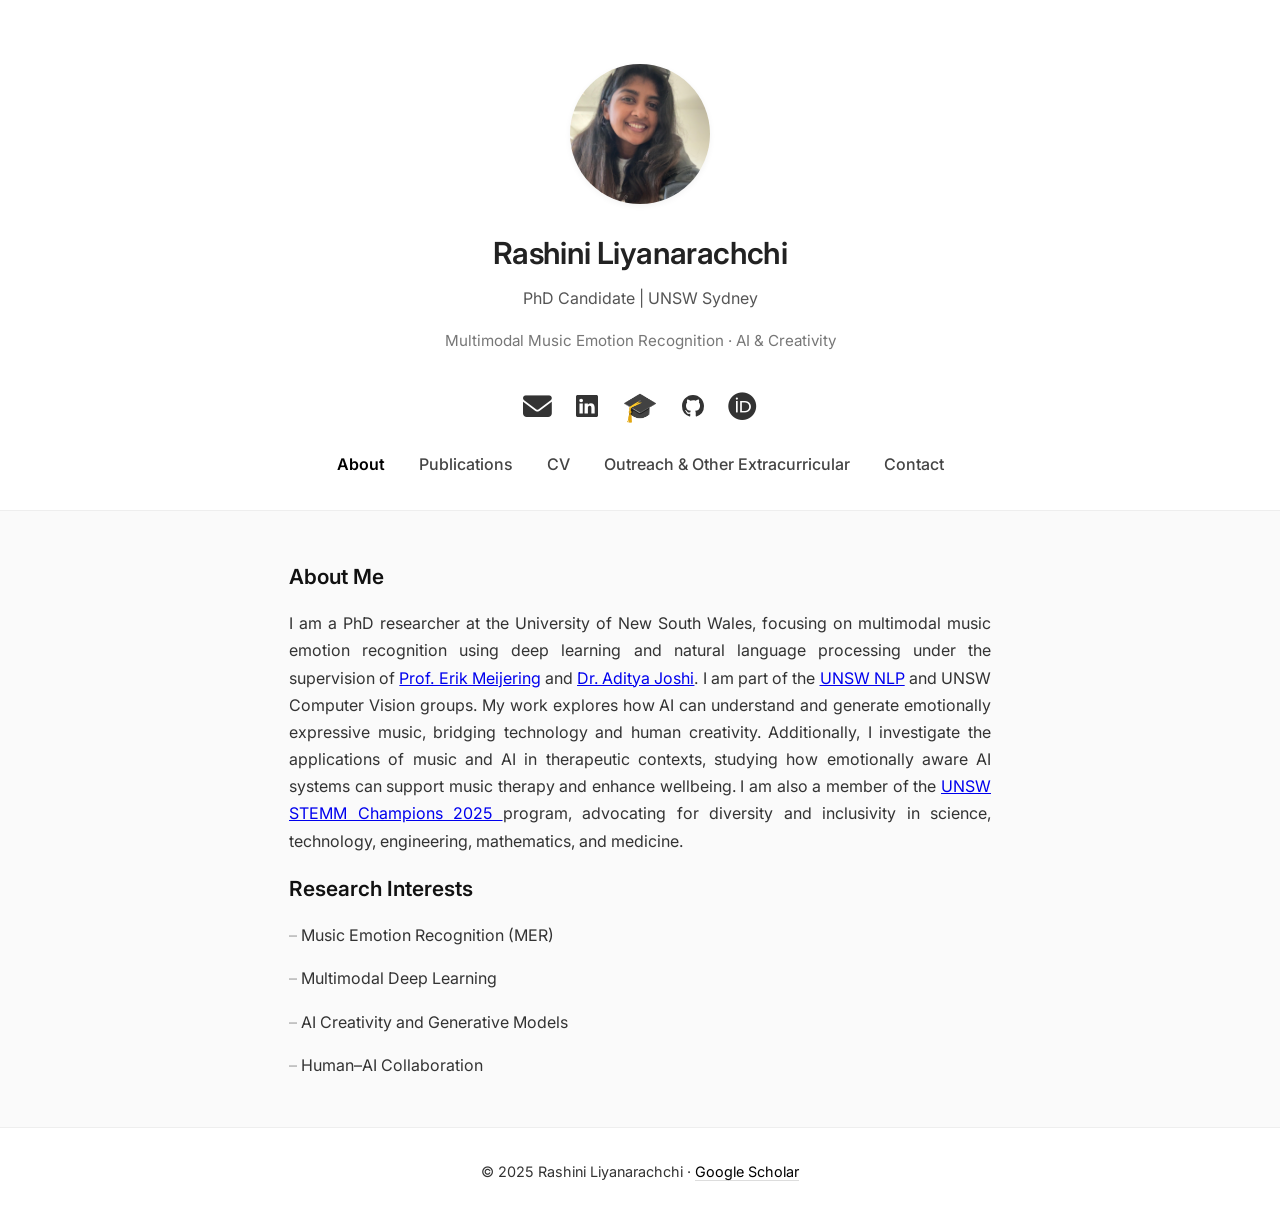
<file: index.html>
<!DOCTYPE html>
<html lang="en">
    <head>
        <meta charset="UTF-8" />
        <meta name="viewport" content="width=device-width, initial-scale=1.0" />
        <title>Rashini Liyanarachchi | Researcher</title>
        <link rel="stylesheet" href="https://cdnjs.cloudflare.com/ajax/libs/font-awesome/6.5.2/css/all.min.css" integrity="sha512-xh6O/CkQoTrCczR+Y7X2aUshD4whV5p1B6u7K7VxTkE5rTazU+a0s2xV6X5X0v+PHEINR+vM5kHQd7c3Vx3KXQ==" crossorigin="anonymous"referrerpolicy="no-referrer"/>

        <link rel="stylesheet" href="style.css" />
        <!-- <link href="https://fonts.googleapis.com/css2?family=Inter:wght@300;400;600&display=swap" rel="stylesheet" /> -->
        <link href="https://fonts.googleapis.com/css2?family=Inter:wght@300;400;600&display=swap" rel="stylesheet" />
         <link rel="stylesheet" href="https://cdnjs.cloudflare.com/ajax/libs/font-awesome/6.4.0/css/all.min.css" />

        <!-- ✅ Updated Font Awesome CDN -->
        <!-- <link rel="stylesheet" href="https://cdnjs.cloudflare.com/ajax/libs/font-awesome/6.5.0/css/all.min.css" integrity="sha512-b8yK9N3azxrh1ZQylsQpxP6RJPuL7+oMF06W88tXb3+eXrRbXhMmk+UdIvptxgChOBMtfH7Pob5uUXQWZ3oqfA==" crossorigin="anonymous" referrerpolicy="no-referrer" /> -->
      </head>
      
<body>
  <header class="hero">
    <img src="images/profile_4.jpg" alt="Profile" class="profile-photo" />
    <h1>Rashini Liyanarachchi</h1>
    <p class="subtitle">PhD Candidate | UNSW Sydney</p>
    <p class="tagline">Multimodal Music Emotion Recognition · AI & Creativity</p>

    <div class="social-links">
        <a href="mailto:rashinikavindya@gmail.com" title="Email">
            <i class="fas fa-envelope"></i>
        </a>
        <a href="https://www.linkedin.com/in/rashini-liyanarachchi-3b7485171/" target="_blank" title="LinkedIn">
          <svg xmlns="http://www.w3.org/2000/svg" width="22" height="22" fill="currentColor" viewBox="0 0 16 16">
            <path d="M0 1.146C0 .513.526 0 1.175 0h13.65C15.474 0 16 .513 16 
            1.146v13.708c0 .633-.526 1.146-1.175 1.146H1.175A1.13 
            1.13 0 0 1 0 14.854V1.146zm4.943 
            12.248V6.169H2.542v7.225h2.401zm-1.2-8.212c.837 
            0 1.358-.554 1.358-1.248-.015-.709-.52-1.248-1.341-1.248-.822 
            0-1.359.54-1.359 1.248 0 .694.52 1.248 
            1.327 1.248h.015zm4.908 8.212V9.359c0-.216.016-.432.08-.586.173-.431.568-.878 
            1.232-.878.869 0 1.216.662 1.216 1.634v3.865h2.401V9.25c0-2.22-1.184-3.252-2.762-3.252-1.276 
            0-1.845.7-2.165 1.193v.026h-.016l.016-.026V6.169h-2.4c.03.678 
            0 7.225 0 7.225h2.4z"/>
          </svg>
        </a>
        <a href="https://scholar.google.com/citations?user=9PIpzCgAAAAJ" target="_blank" title="Google Scholar">
          🎓
        </a>
        <a href="https://github.com/Rashy98" target="_blank" title="GitHub">
          <svg xmlns="http://www.w3.org/2000/svg" width="22" height="22" fill="currentColor" viewBox="0 0 16 16">
            <path d="M8 0C3.58 0 0 3.58 0 
            8a8 8 0 0 0 5.47 7.59c.4.07.55-.17.55-.38 
            0-.19-.01-.82-.01-1.49-2.01.37-2.53-.49-2.69-.94-.09-.23-.48-.94-.82-1.13-.28-.15-.68-.52
            -.01-.53.63-.01 1.08.58 1.23.82.72 
            1.21 1.87.87 2.33.66.07-.52.28-.87.51-1.07-1.78-.2-3.64-.89-3.64-3.95 
            0-.87.31-1.59.82-2.15-.08-.2-.36-1.02.08-2.12 
            0 0 .67-.21 2.2.82a7.5 7.5 0 0 1 2-.27c.68 0 1.36.09 
            2 .27 1.53-1.04 2.2-.82 
            2.2-.82.44 1.1.16 1.92.08 2.12.51.56.82 
            1.27.82 2.15 0 3.07-1.87 
            3.75-3.65 3.95.29.25.54.73.54 
            1.48 0 1.07-.01 1.93-.01 2.19 0 
            .21.15.46.55.38A8.001 8.001 0 0 0 16 
            8c0-4.42-3.58-8-8-8z"/>
          </svg>
        </a>
        <a href="https://orcid.org/0000-0003-0228-6658" target="_blank" title="ORCID"><i class="fab fa-orcid"></i></a>
      </div>
      
      
      

    <nav>
      <a href="index.html" class="active">About</a>
      <a href="publications.html">Publications</a>
      <!-- <a href="projects.html">Projects</a> -->
      <a href="cv.html">CV</a>
      <a href="outreach.html">Outreach & Other Extracurricular</a>
      <a href="contact.html">Contact</a>
    </nav>
  </header>

  <main>
    <section>
      <h2>About Me</h2>
      <p style="text-align: justify;" >
        I am a PhD researcher at the University of New South Wales, focusing on multimodal
        music emotion recognition using deep learning and natural language processing under the supervision of <a href="https://www.unsw.edu.au/staff/erik-meijering" >Prof. Erik Meijering</a> and <a href="https://www.unsw.edu.au/staff/aditya-joshi">Dr. Aditya Joshi</a>. I am part of the <a href="https://unswnlp.github.io/">UNSW NLP</a> and UNSW Computer Vision groups. My
        work explores how AI can understand and generate emotionally expressive music, bridging
        technology and human creativity. Additionally, I investigate the applications of music and AI in therapeutic contexts, studying how emotionally aware AI systems can support music therapy and enhance wellbeing. 

          I am also a member of the <a href="https://www.unsw.edu.au/science/engage-with-us/unsw-stemm-champions-program/UNSW_STEMM_Champions_Directory0">UNSW STEMM Champions 2025 </a> program, advocating for diversity and inclusivity in science, technology, engineering, mathematics, and medicine.
      </p>
    </section>

    <section>
      <h2>Research Interests</h2>
      <ul>
        <li>Music Emotion Recognition (MER)</li>
        <li>Multimodal Deep Learning</li>
        <li>AI Creativity and Generative Models</li>
        <li>Human–AI Collaboration</li>
      </ul>
    </section>
  </main>

  <footer>
    <p>&copy; 2025 Rashini Liyanarachchi · 
      <a href="https://scholar.google.com/citations?user=9PIpzCgAAAAJ" target="_blank">Google Scholar</a>
    </p>
  </footer>
</body>
</html>
</file>
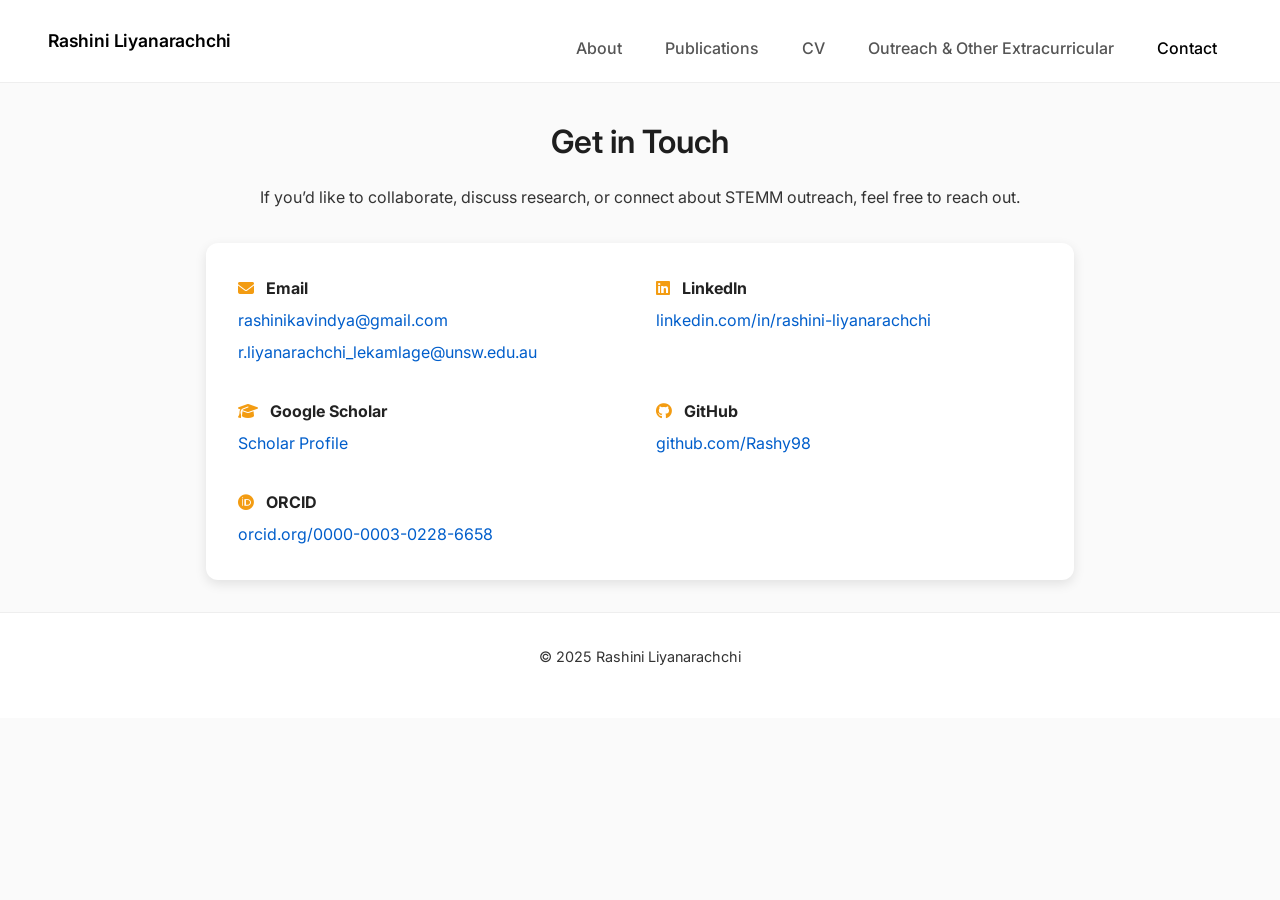
<file: contact.html>
<!DOCTYPE html>
<html lang="en">
<head>
  <meta charset="UTF-8" />
  <meta name="viewport" content="width=device-width, initial-scale=1.0" />
  <title>Contact | Rashini Liyanarachchi</title>
  <link rel="stylesheet" href="style.css" />
  <link href="https://fonts.googleapis.com/css2?family=Inter:wght@300;400;600&display=swap" rel="stylesheet" />
  <link rel="stylesheet" href="https://cdnjs.cloudflare.com/ajax/libs/font-awesome/6.4.0/css/all.min.css" />

</head>
<body>
  <!-- Header -->
  <header class="topbar">
    <div class="name">
      <a href="index.html">Rashini Liyanarachchi</a>
    </div>
    <nav>
      <a href="index.html">About</a>
      <a href="publications.html">Publications</a>
      <!-- <a href="projects.html">Projects</a> -->
      <a href="cv.html">CV</a>
      <a href="outreach.html">Outreach & Other Extracurricular</a>
      <a href="contact.html" class="active">Contact</a>
    </nav>
  </header>

  <!-- <section class="page-header">
    <h1>Contact</h1>
    <p>Let’s connect!</p>
  </section> -->

  <main class="content contact-page">
    <section>
      <h2>Get in Touch</h2>
      <p>If you’d like to collaborate, discuss research, or connect about STEMM outreach, feel free to reach out.</p>

      <div class="contact-info">
        <div class="contact-item">
            <div style="align-content: center;">
                <i class="fas fa-envelope"></i>
                <strong>Email</strong>
            </div>
          
          <a href="mailto:rashinikavindya@gmail.com">rashinikavindya@gmail.com</a>
          <a href="mailto:r.liyanarachchi_lekamlage@unsw.edu.au">r.liyanarachchi_lekamlage@unsw.edu.au</a>
        </div>
        <div class="contact-item">
            <div style="align-content: center;">
          <i class="fab fa-linkedin"></i>
          <strong>LinkedIn</strong></div>
          <a href="https://www.linkedin.com/in/rashini-liyanarachchi-3b7485171/" target="_blank">linkedin.com/in/rashini-liyanarachchi</a>
        </div>
        <div class="contact-item">
            <div style="align-content: center;">
          <i class="fas fa-graduation-cap"></i>
          <strong>Google Scholar</strong></div>
          <a href="https://scholar.google.com/citations?user=9PIpzCgAAAAJ&hl=en" target="_blank">Scholar Profile</a>
        </div>
        <div class="contact-item">
            <div style="align-content: center;">
          <i class="fab fa-github"></i>
          <strong>GitHub</strong></div>
          <a href="https://github.com/Rashy98" target="_blank">github.com/Rashy98</a>
        </div>
        <div class="contact-item">
            <div style="align-content: center;">
            <i class="fab fa-orcid"></i>
            <strong>ORCID</strong></div>
            <a href="https://orcid.org/0000-0003-0228-6658" target="_blank">orcid.org/0000-0003-0228-6658</a>
          </div>
        </div>
    </section>
  </main>

  <footer>
    <p>&copy; 2025 Rashini Liyanarachchi</p>
  </footer>
</body>
</html>
</file>
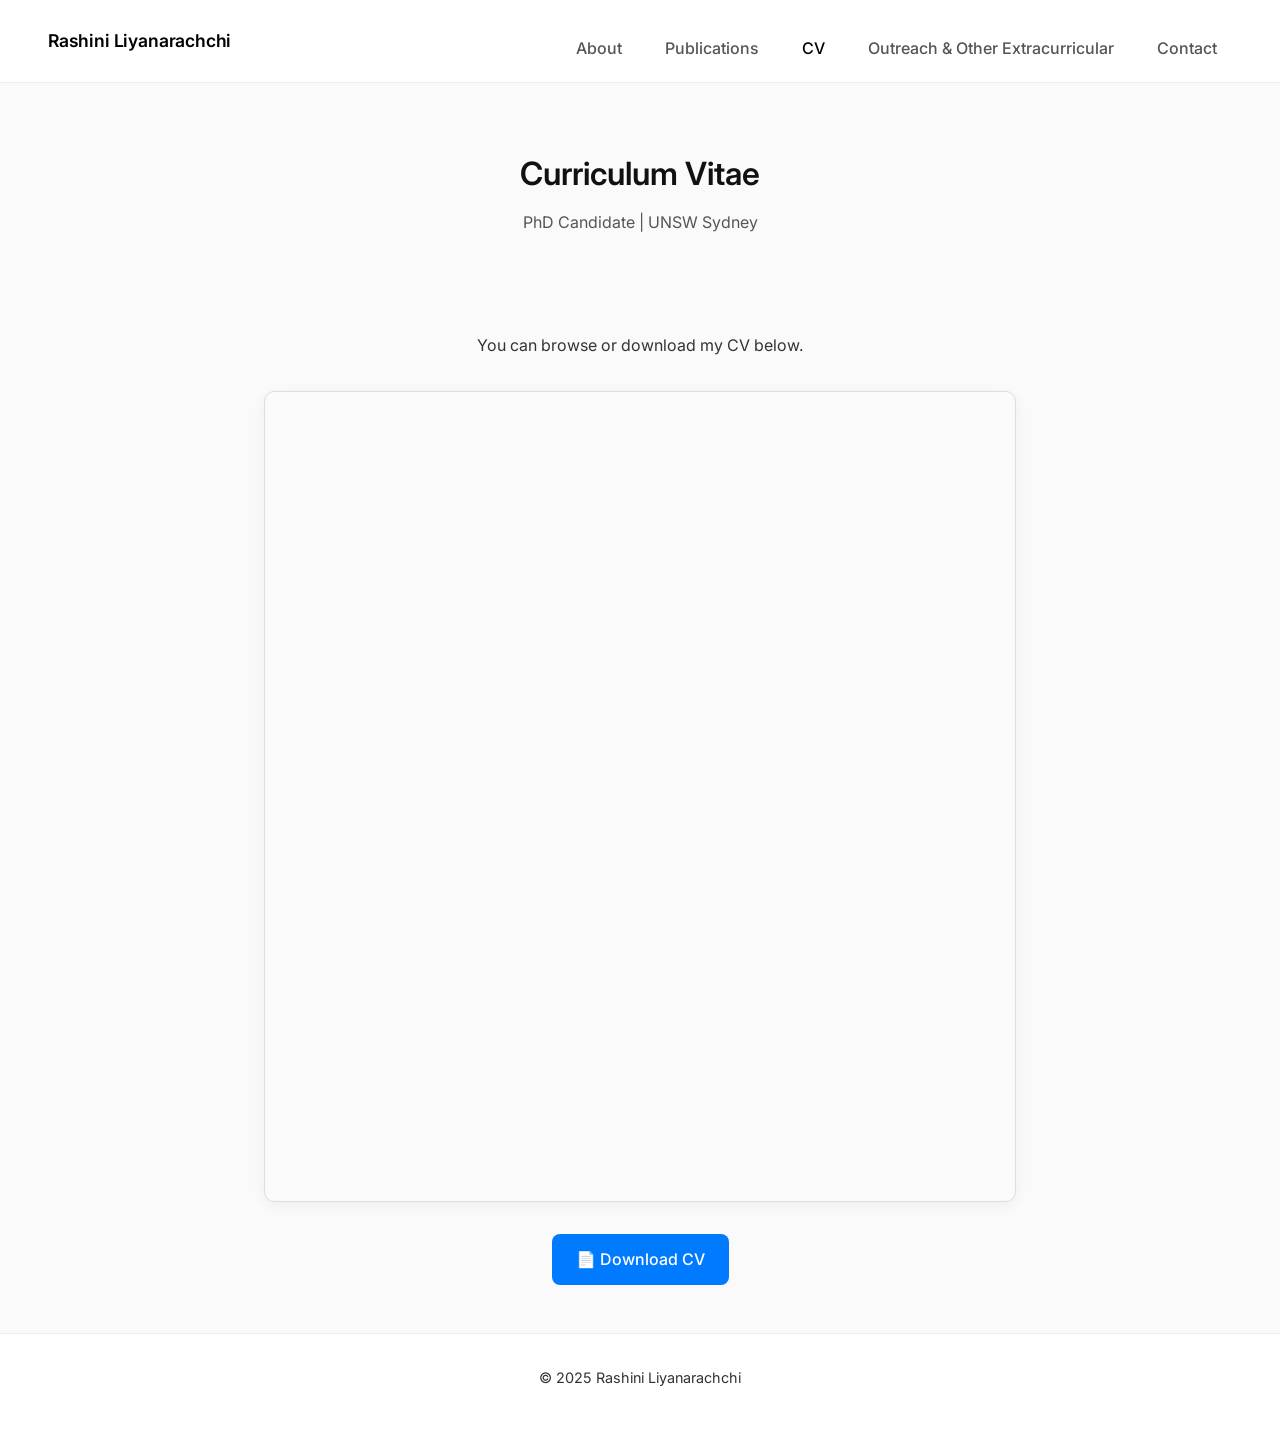
<file: cv.html>
<!DOCTYPE html>
<html lang="en">
<head>
  <meta charset="UTF-8" />
  <meta name="viewport" content="width=device-width, initial-scale=1.0" />
  <title>Curriculum Vitae | Rashini Liyanarachchi</title>
  <link rel="stylesheet" href="style.css" />
  <link href="https://fonts.googleapis.com/css2?family=Inter:wght@300;400;600&display=swap" rel="stylesheet" />
</head>
<body>
  <!-- Top Navigation -->
  <header class="topbar">
    <div class="name">
      <a href="index.html">Rashini Liyanarachchi</a>
    </div>
    <nav>
      <a href="index.html">About</a>
      <a href="publications.html">Publications</a>
      <!-- <a href="projects.html">Projects</a> -->
      <a href="cv.html" class="active">CV</a>
      <a href="outreach.html">Outreach & Other Extracurricular</a>
      <a href="contact.html">Contact</a>
    </nav>
  </header>

  <!-- Hero Section -->
  <section class="page-header">
    <h1>Curriculum Vitae</h1>
    <p>PhD Candidate | UNSW Sydney</p>
  </section>

  <!-- Main Content -->
  <main class="content">
    <section>
      <p style="text-align:center;">You can browse or download my CV below.</p>

      <div class="cv-container">
        <iframe src="Rashini Liyanarachchi.pdf" title="CV" width="100%" height="800px"></iframe>
      </div>

      <p style="text-align:center; margin-top: 1rem;">
        <a href="Rashini Liyanarachchi.pdf" class="cv-button" target="_blank" rel="noopener noreferrer">📄 Download CV</a>
      </p>
    </section>
  </main>

  <footer>
    <p>&copy; 2025 Rashini Liyanarachchi</p>
  </footer>
</body>
</html>
</file>
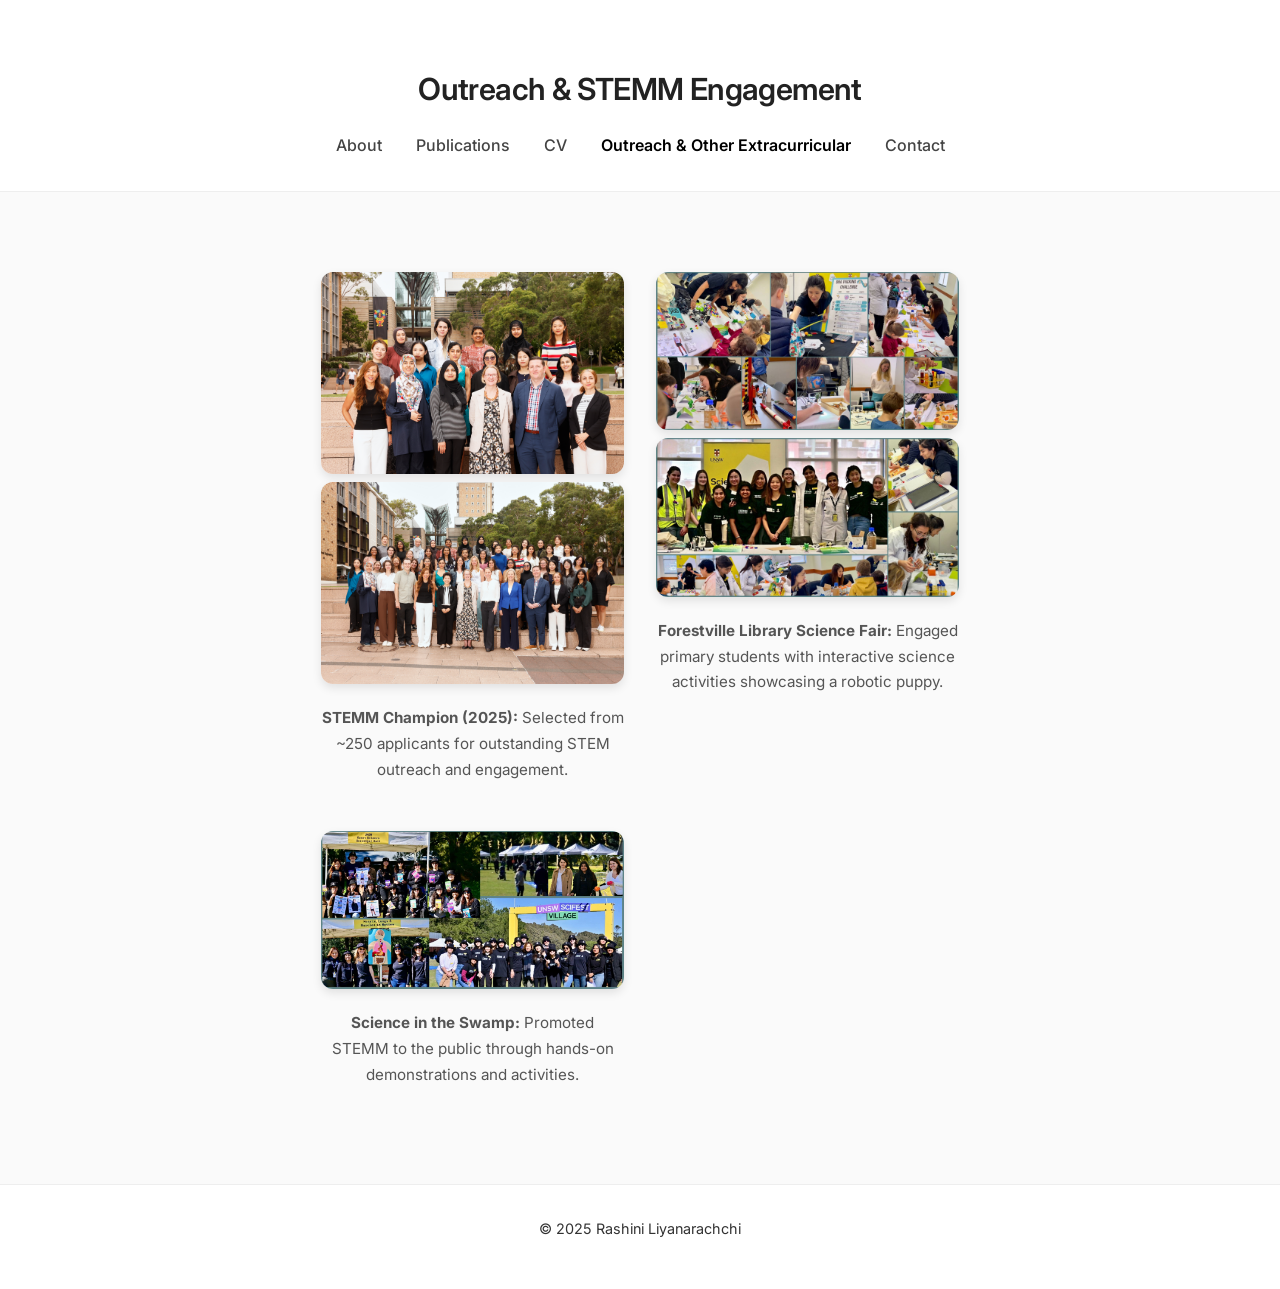
<file: outreach.html>
<!DOCTYPE html>
<html lang="en">
<head>
  <meta charset="UTF-8" />
  <meta name="viewport" content="width=device-width, initial-scale=1.0" />
  <title>Outreach | Rashini Liyanarachchi</title>
  <link rel="stylesheet" href="style.css" />
  <link href="https://fonts.googleapis.com/css2?family=Inter:wght@300;400;600&display=swap" rel="stylesheet" />
</head>
<body>
  <header class="hero">
    <h1>Outreach & STEMM Engagement</h1>
    <nav>
      <a href="index.html">About</a>
      <a href="publications.html">Publications</a>
      <!-- <a href="projects.html">Projects</a> -->
      <a href="cv.html">CV</a>
      <a href="outreach.html" class="active">Outreach & Other Extracurricular</a>
      <a href="contact.html">Contact</a>
    </nav>
  </header>

  <main>
    <section class="gallery">
        <div class="gallery-item">
            <img src="images/engcohort.jpg" alt="STEMM Champions ENG cohort">
            <img src="images/full_cohort.jpg" alt="STEMM Champions full cohort - 2025">
            <p>
                <strong>STEMM Champion (2025):</strong>  Selected from ~250 applicants for outstanding STEM outreach and engagement.
            </p>
          </div>

      <div class="gallery-item">
        <img src="images/Forestvill1.jpeg" alt="STEMM Champions- Forestville 1">
            <img src="images/Forestvill2.jpeg" alt="STEMM Champions- Forestville 1">
        <p><strong>Forestville Library Science Fair:</strong> Engaged primary students with interactive science activities showcasing a robotic puppy.</p>
      </div>

      <div class="gallery-item">
        <img src="images/ScienceInSwamp.jpeg" alt="ScienceInSwamp">
        <p><strong>Science in the Swamp:</strong> Promoted STEMM to the public through hands-on demonstrations and activities.</p>
      </div>
    </section>
  </main>

  <footer>
    <p>&copy; 2025 Rashini Liyanarachchi</p>
  </footer>
</body>
</html>
</file>
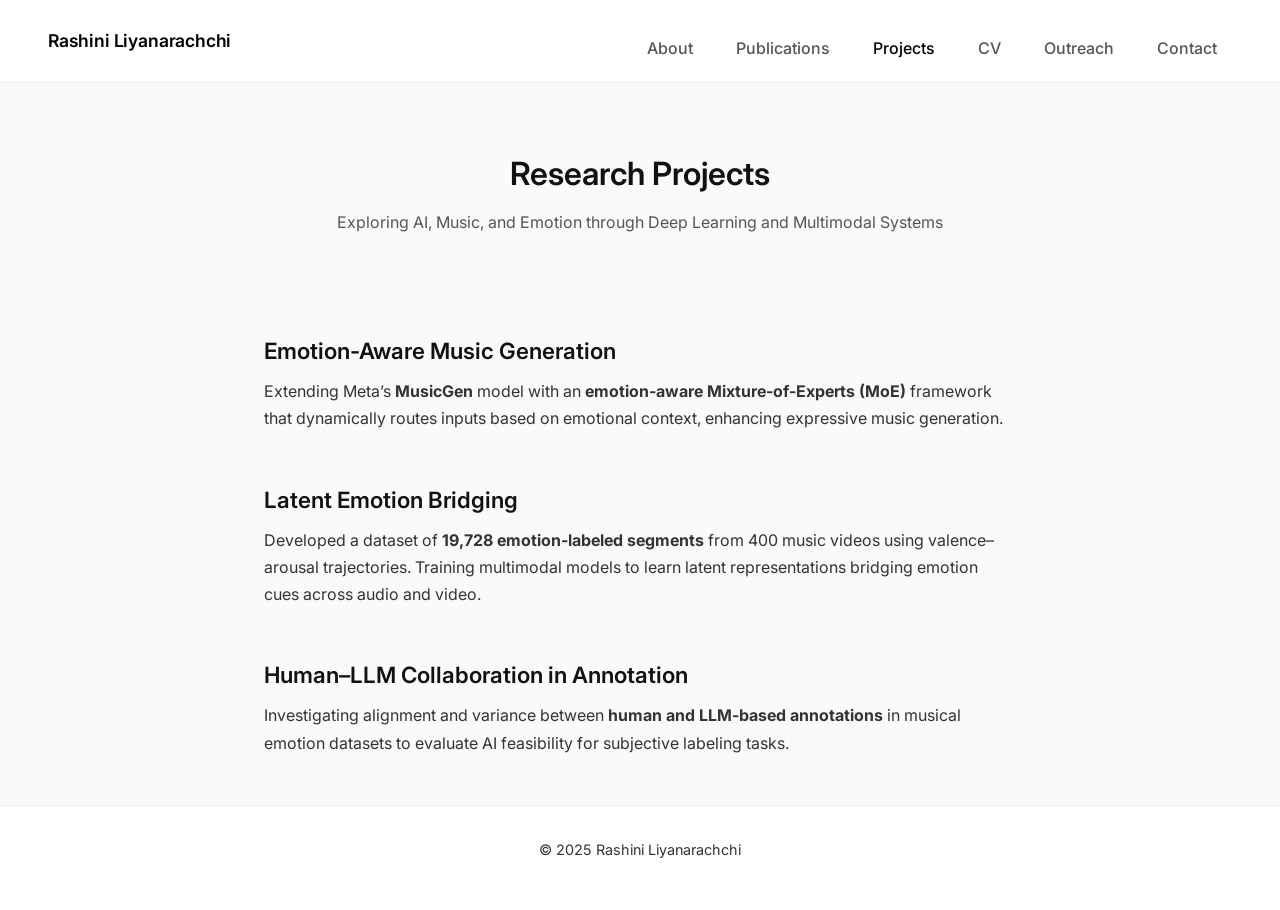
<file: projects.html>
<!DOCTYPE html>
<html lang="en">
<head>
  <meta charset="UTF-8" />
  <meta name="viewport" content="width=device-width, initial-scale=1.0" />
  <title>Projects | Rashini Liyanarachchi</title>
  <link rel="stylesheet" href="style.css" />
  <link href="https://fonts.googleapis.com/css2?family=Inter:wght@300;400;600&display=swap" rel="stylesheet" />
</head>
<body>
  <!-- Top Navigation -->
  <header class="topbar">
    <div class="name">
      <a href="index.html">Rashini Liyanarachchi</a>
    </div>
    <nav>
      <a href="index.html">About</a>
      <a href="publications.html">Publications</a>
      <a href="projects.html" class="active">Projects</a>
      <a href="cv.html">CV</a>
      <a href="outreach.html">Outreach</a>
      <a href="contact.html">Contact</a>
    </nav>
  </header>

  <!-- Hero -->
  <section class="page-header">
    <h1>Research Projects</h1>
    <p>Exploring AI, Music, and Emotion through Deep Learning and Multimodal Systems</p>
  </section>

  <!-- Main Content -->
  <main class="content">
    <article class="project">
      <h2>Emotion-Aware Music Generation</h2>
      <p>
        Extending Meta’s <strong>MusicGen</strong> model with an <strong>emotion-aware Mixture-of-Experts (MoE)</strong>
        framework that dynamically routes inputs based on emotional context, enhancing expressive music generation.
      </p>
    </article>

    <article class="project">
      <h2>Latent Emotion Bridging</h2>
      <p>
        Developed a dataset of <strong>19,728 emotion-labeled segments</strong> from 400 music videos using
        valence–arousal trajectories. Training multimodal models to learn latent representations
        bridging emotion cues across audio and video.
      </p>
    </article>

    <article class="project">
      <h2>Human–LLM Collaboration in Annotation</h2>
      <p>
        Investigating alignment and variance between <strong>human and LLM-based annotations</strong>
        in musical emotion datasets to evaluate AI feasibility for subjective labeling tasks.
      </p>
    </article>
  </main>

  <footer>
    <p>&copy; 2025 Rashini Liyanarachchi</p>
  </footer>
</body>
</html>
</file>
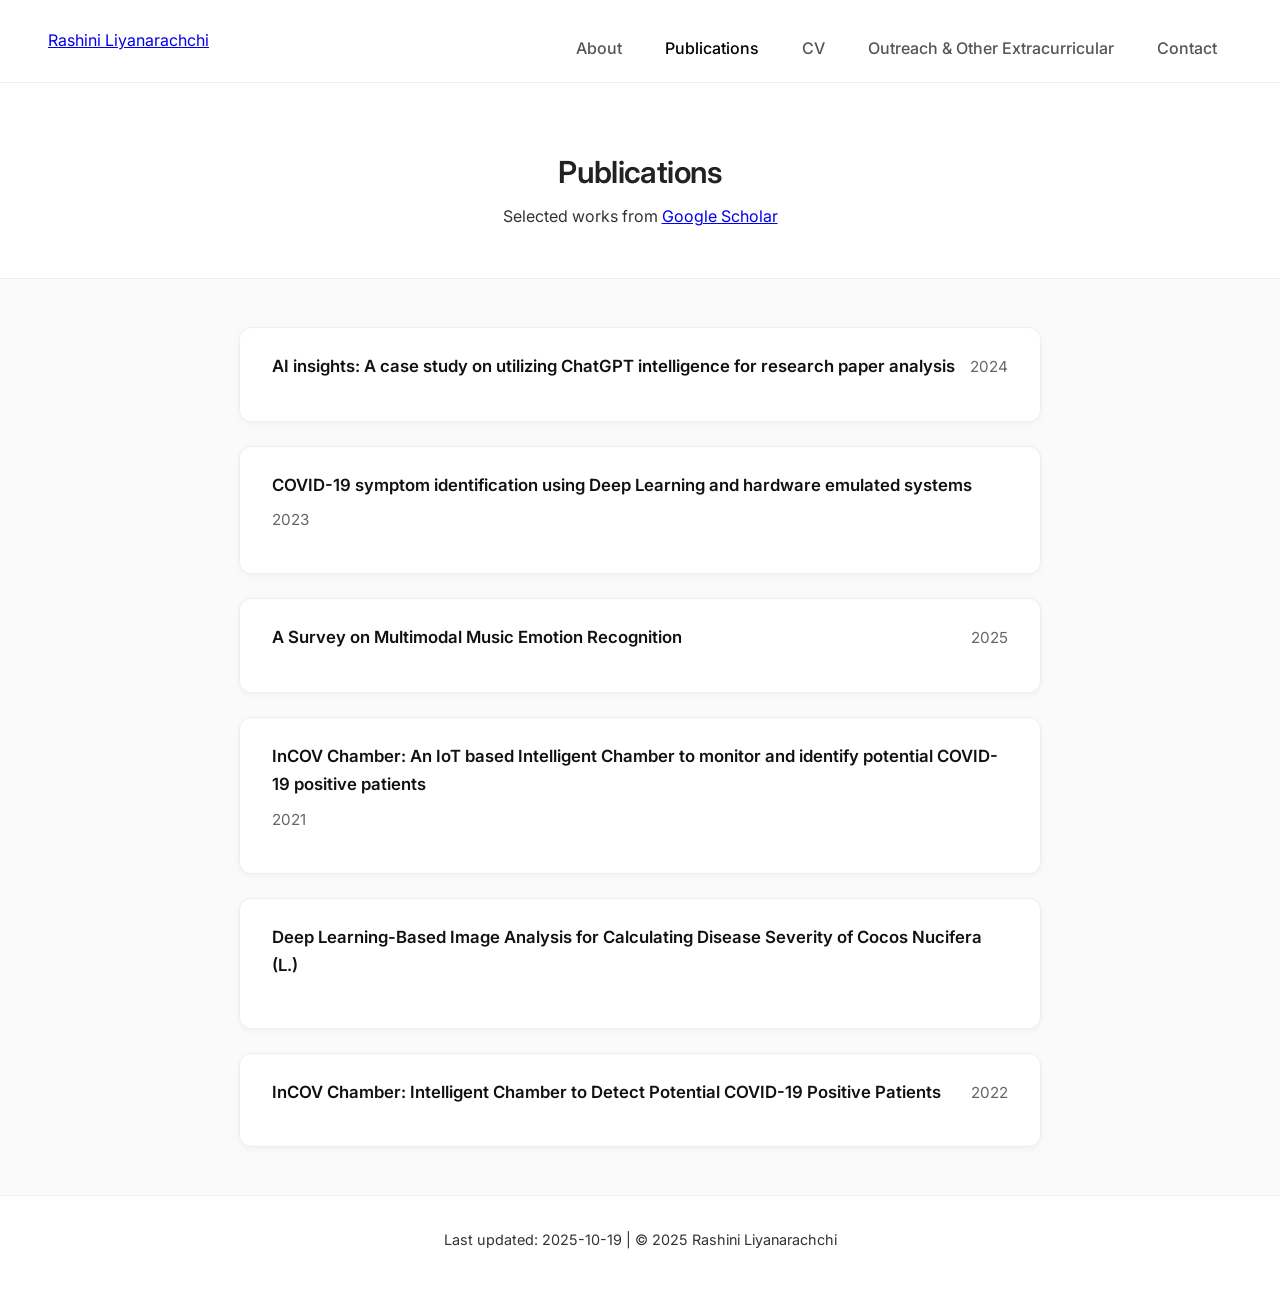
<file: publications.html>
<!DOCTYPE html>
<html lang="en">
<head>
  <meta charset="UTF-8">
  <meta name="viewport" content="width=device-width, initial-scale=1.0">
  <title>Publications | Rashini Liyanarachchi</title>
  <link rel="stylesheet" href="style.css">
  <link href="https://fonts.googleapis.com/css2?family=Inter:wght@300;400;600&display=swap" rel="stylesheet">
</head>
<body>
  <header class="topbar">
    <div class="brand"><a href="index.html">Rashini Liyanarachchi</a></div>
    <nav>
      <a href="index.html">About</a>
      <a href="publications.html" class="active">Publications</a>
      <!-- <a href="projects.html">Projects</a> -->
      <a href="cv.html">CV</a>
      <a href="outreach.html">Outreach & Other Extracurricular</a>
      <a href="contact.html">Contact</a>
    </nav>
  </header>

  <section class="hero">
    <h1>Publications</h1>
    <p>Selected works from <a href="https://scholar.google.com/citations?user=9PIpzCgAAAAJ" target="_blank">Google Scholar</a></p>
  </section>

  <main class="pubs-container">

    <article class="pub-card">
      <div class="pub-header">
        <a href="https://scholar.google.com/citations?view_op=view_citation&hl=en&user=9PIpzCgAAAAJ&citation_for_view=9PIpzCgAAAAJ:2osOgNQ5qMEC" target="_blank" rel="noopener noreferrer" class="pub-title">AI insights: A case study on utilizing ChatGPT intelligence for research paper analysis</a>
        <span class="pub-year">2024</span>
      </div>
      <p class="pub-authors"></p>
      <p class="pub-venue"></p>
    </article>
    
    <article class="pub-card">
      <div class="pub-header">
        <a href="https://scholar.google.com/citations?view_op=view_citation&hl=en&user=9PIpzCgAAAAJ&citation_for_view=9PIpzCgAAAAJ:9yKSN-GCB0IC" target="_blank" rel="noopener noreferrer" class="pub-title">COVID-19 symptom identification using Deep Learning and hardware emulated systems</a>
        <span class="pub-year">2023</span>
      </div>
      <p class="pub-authors"></p>
      <p class="pub-venue"></p>
    </article>
    
    <article class="pub-card">
      <div class="pub-header">
        <a href="https://scholar.google.com/citations?view_op=view_citation&hl=en&user=9PIpzCgAAAAJ&citation_for_view=9PIpzCgAAAAJ:qjMakFHDy7sC" target="_blank" rel="noopener noreferrer" class="pub-title">A Survey on Multimodal Music Emotion Recognition</a>
        <span class="pub-year">2025</span>
      </div>
      <p class="pub-authors"></p>
      <p class="pub-venue"></p>
    </article>
    
    <article class="pub-card">
      <div class="pub-header">
        <a href="https://scholar.google.com/citations?view_op=view_citation&hl=en&user=9PIpzCgAAAAJ&citation_for_view=9PIpzCgAAAAJ:u5HHmVD_uO8C" target="_blank" rel="noopener noreferrer" class="pub-title">InCOV Chamber: An IoT based Intelligent Chamber to monitor and identify potential COVID-19 positive patients</a>
        <span class="pub-year">2021</span>
      </div>
      <p class="pub-authors"></p>
      <p class="pub-venue"></p>
    </article>
    
    <article class="pub-card">
      <div class="pub-header">
        <a href="https://scholar.google.com/citations?view_op=view_citation&hl=en&user=9PIpzCgAAAAJ&citation_for_view=9PIpzCgAAAAJ:u-x6o8ySG0sC" target="_blank" rel="noopener noreferrer" class="pub-title">Deep Learning-Based Image Analysis for Calculating Disease Severity of Cocos Nucifera (L.)</a>
        <span class="pub-year"></span>
      </div>
      <p class="pub-authors"></p>
      <p class="pub-venue"></p>
    </article>
    
    <article class="pub-card">
      <div class="pub-header">
        <a href="https://scholar.google.com/citations?view_op=view_citation&hl=en&user=9PIpzCgAAAAJ&citation_for_view=9PIpzCgAAAAJ:d1gkVwhDpl0C" target="_blank" rel="noopener noreferrer" class="pub-title">InCOV Chamber: Intelligent Chamber to Detect Potential COVID-19 Positive Patients</a>
        <span class="pub-year">2022</span>
      </div>
      <p class="pub-authors"></p>
      <p class="pub-venue"></p>
    </article>
    
  </main>

  <footer>
    <p>Last updated: 2025-10-19 | &copy; 2025 Rashini Liyanarachchi</p>
  </footer>
</body>
</html>
</file>
<file: style.css>
/* ===== Global ===== */
* {
    margin: 0;
    padding: 0;
    box-sizing: border-box;
  }
  
  body {
    font-family: "Inter", -apple-system, BlinkMacSystemFont, sans-serif;
    color: #222;
    background-color: #fafafa;
    line-height: 1.7;
    font-size: 16px;
    -webkit-font-smoothing: antialiased;
  }
  
  /* ===== Header ===== */
  .hero {
    text-align: center;
    padding: 4rem 1rem 2rem;
    background-color: #fff;
    border-bottom: 1px solid #eee;
  }
  
  .profile-photo {
    width: 140px;
    height: 140px;
    border-radius: 50%;
    object-fit: cover;
    margin-bottom: 1rem;
    box-shadow: 0 2px 6px rgba(0,0,0,0.05);
  }
  
  .hero h1 {
    font-weight: 600;
    font-size: 1.9rem;
    letter-spacing: -0.02em;
    margin-bottom: 0.3rem;
  }
  
  .subtitle {
    font-weight: 400;
    color: #555;
    font-size: 1rem;
  }
  
  .tagline {
    color: #777;
    font-size: 0.95rem;
    margin-bottom: 1.8rem;
  }
  
  /* ===== Navigation ===== */
  nav {
    margin-top: 1rem;
  }
  
  nav a {
    color: #444;
    text-decoration: none;
    margin: 0 15px;
    font-weight: 500;
    transition: color 0.2s ease;
  }
  
  nav a.active {
    color: #000;
    font-weight: 600;
  }
  
  nav a:hover {
    color: #000;
  }
  
  /* ===== Main ===== */
  main {
    max-width: 750px;
    margin: 3rem auto;
    padding: 0 1.5rem;
  }
  
  h2 {
    font-size: 1.3rem;
    font-weight: 600;
    margin-bottom: 1rem;
    color: #111;
  }
  
  p, li {
    color: #333;
    margin-bottom: 1rem;
  }
  
  ul {
    list-style: none;
    padding-left: 0;
  }
  
  ul li::before {
    content: "– ";
    color: #aaa;
  }
  
  /* ===== Footer ===== */
  footer {
    text-align: center;
    padding: 2rem 1rem;
    font-size: 0.9rem;
    color: #666;
    background-color: #fff;
    border-top: 1px solid #eee;
  }
  
  footer a {
    color: #000;
    text-decoration: none;
    border-bottom: 1px solid #ddd;
    transition: border-color 0.2s;
  }
  
  footer a:hover {
    border-color: #000;
  }
  
  /* ===== Top Navigation (Name + Nav) ===== */
.topbar {
    display: flex;
    justify-content: space-between;
    align-items: center;
    padding: 1.2rem 3rem;
    background-color: #fff;
    border-bottom: 1px solid #eee;
    position: sticky;
    top: 0;
    z-index: 10;
  }
  
  .topbar .name a {
    color: #000;
    text-decoration: none;
    font-weight: 600;
    font-size: 1.1rem;
    letter-spacing: -0.01em;
  }
  
  .topbar nav a {
    color: #555;
    text-decoration: none;
    margin-left: 1.5rem;
    font-weight: 500;
    transition: color 0.2s ease;
  }
  
  .topbar nav a:hover,
  .topbar nav a.active {
    color: #000;
  }
  
  /* ===== Page Header ===== */
  .page-header {
    text-align: center;
    padding: 4rem 1rem 2rem;
    background: #fafafa;
  }
  
  .page-header h1 {
    font-size: 2rem;
    font-weight: 600;
    color: #111;
    margin-bottom: 0.5rem;
  }
  
  .page-header p {
    color: #555;
    font-size: 1rem;
  }
  
  /* ===== Projects ===== */
  .content {
    max-width: 800px;
    margin: 3rem auto;
    padding: 0 1.5rem;
  }
  
  .project {
    margin-bottom: 3rem;
  }
  
  .project h2 {
    font-size: 1.4rem;
    color: #111;
    font-weight: 600;
    margin-bottom: 0.5rem;
  }
  
  .project p {
    color: #333;
    line-height: 1.7;
  }
  
  /* ===== Publications Page ===== */
.pubs-container {
    max-width: 850px;
    margin: 3rem auto;
    padding: 0 1.5rem;
    display: grid;
    gap: 1.5rem;
  }
  
  .pub-card {
    background: #fff;
    border: 1px solid #eee;
    border-radius: 12px;
    padding: 1.5rem 2rem;
    box-shadow: 0 2px 6px rgba(0,0,0,0.04);
    transition: all 0.25s ease;
  }
  
  .pub-card:hover {
    transform: translateY(-4px);
    box-shadow: 0 6px 16px rgba(0,0,0,0.08);
  }
  
  .pub-header {
    display: flex;
    justify-content: space-between;
    align-items: baseline;
    flex-wrap: wrap;
    gap: 0.5rem;
  }
  
  .pub-title {
    font-size: 1.05rem;
    font-weight: 600;
    text-decoration: none;
    color: #111;
  }
  
  .pub-title:hover {
    text-decoration: underline;
  }
  
  .pub-year {
    font-size: 0.95rem;
    color: #666;
  }
  
  .pub-authors {
    margin: 0.3rem 0;
    color: #444;
    font-size: 0.95rem;
  }
  
  .pub-venue {
    color: #777;
    font-size: 0.9rem;
    font-style: italic;
  }
  
  /* ===== CV Page ===== */
.cv-container {
    width: 100%;
    max-width: 900px;
    margin: 2rem auto;
    border: 1px solid #ddd;
    border-radius: 10px;
    overflow: hidden;
    box-shadow: 0 4px 15px rgba(0, 0, 0, 0.05);
  }
  
  iframe {
    border: none;
  }
  
  .cv-button {
    display: inline-block;
    padding: 12px 24px;
    background: #007aff;
    color: #fff;
    border-radius: 8px;
    text-decoration: none;
    font-weight: 500;
    transition: background 0.3s ease;
  }
  
  .cv-button:hover {
    background: #005ecb;
  }

  .social-links {
    margin: 1.2rem 0;
    display: flex;
    justify-content: center;
    gap: 1.5rem;
  }
  
  .social-links a {
    color: #333;
    font-size: 1.8rem;
    transition: transform 0.3s ease, color 0.3s ease;
    text-decoration: none;
  }
  
  .social-links a:hover {
    color: #0070f3;
    transform: scale(1.2);
  }
  
  
  .gallery {
    display: grid;
    grid-template-columns: repeat(auto-fit, minmax(280px, 1fr));
    gap: 2rem;
    padding: 2rem;
  }
  
  .gallery-item {
    text-align: center;
  }
  
  .gallery-item img {
    width: 100%;
    height: auto;
    border-radius: 12px;
    box-shadow: 0 4px 10px rgba(0, 0, 0, 0.1);
    transition: transform 0.3s ease;
  }
  
  .gallery-item img:hover {
    transform: scale(1.03);
  }
  
  .gallery-item p {
    font-size: 0.95rem;
    margin-top: 0.8rem;
    color: #555;
  }
  
  
  .contact-page {
    max-width: 900px;
    margin: 2rem auto;
    padding: 0 1rem;
  }

  .contact-page h2 {
    text-align: center;
    margin-bottom: 1rem;
    font-size: 2rem;
    color: #1e1e1e;
  }

  .contact-page p {
    text-align: center;
    margin-bottom: 2rem;
    font-size: 1rem;
    line-height: 1.6;
  }

  .contact-info {
    display: grid;
    grid-template-columns: repeat(auto-fit, minmax(250px, 1fr));
    gap: 2rem;
    background: #fff;
    padding: 2rem;
    border-radius: 12px;
    box-shadow: 0 4px 12px rgba(0,0,0,0.1);
  }

  .contact-item {
    display: flex;
    flex-direction: column;
    align-items: flex-start;
  }

  .contact-item a {
    color: #005ecb;
    text-decoration: none;
    margin-top: 0.3rem;
    word-break: break-word;
  }

  .contact-item i {
    margin-right: 0.5rem;
    color: #f39c12;
  }
</file>
